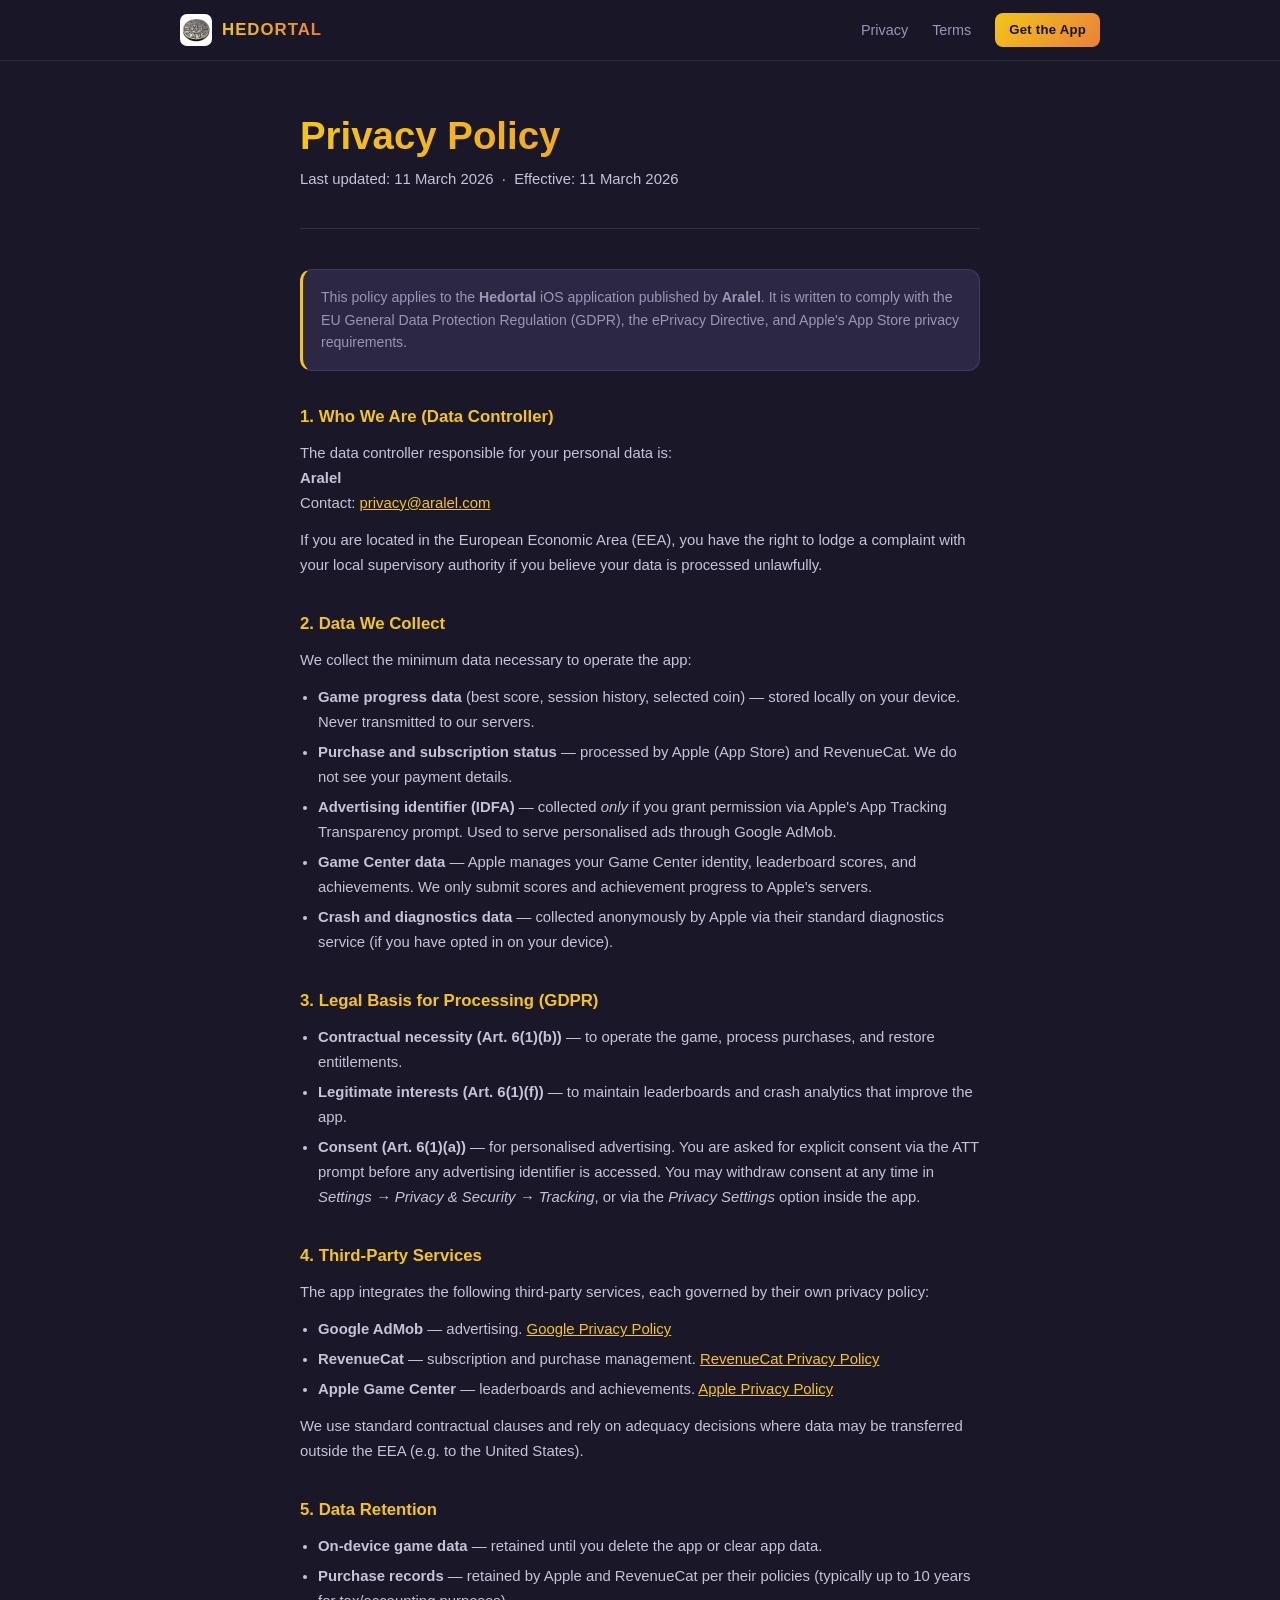
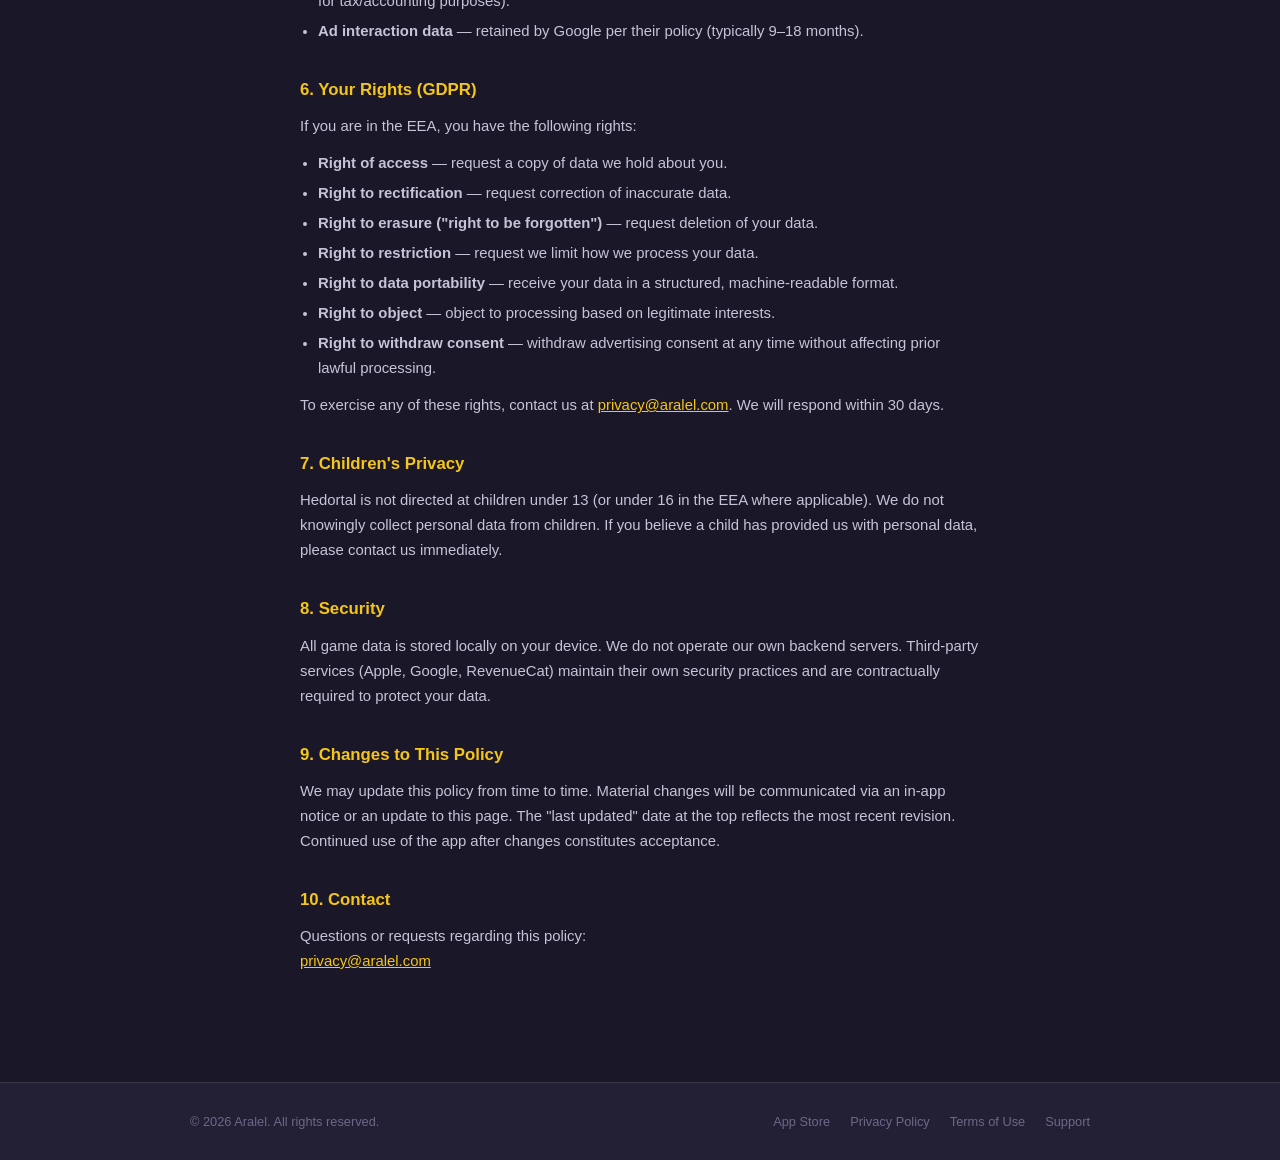
<file: privacy.html>
<!DOCTYPE html>
<html lang="en">
<head>
  <meta charset="UTF-8" />
  <meta name="viewport" content="width=device-width, initial-scale=1.0" />
  <title>Privacy Policy – Hedortal</title>
  <link rel="icon" type="image/png" href="favicon.png" />
  <link rel="apple-touch-icon" href="icon.png" />
  <link rel="stylesheet" href="style.css" />
</head>
<body>

<nav>
  <div class="nav-inner">
    <a class="nav-logo" href="index.html">
      <img src="icon.png" alt="Hedortal" />
      <span>HEDORTAL</span>
    </a>
    <div class="nav-links">
      <a href="privacy.html">Privacy</a>
      <a href="terms.html">Terms</a>
      <a class="nav-app-link" href="https://apps.apple.com/at/app/hedortal/id6759011605" target="_blank" rel="noopener">Get the App</a>
    </div>
  </div>
</nav>

<div class="page-wrap">
  <div class="page-header">
    <h1>Privacy Policy</h1>
    <p>Last updated: 11 March 2026 &nbsp;·&nbsp; Effective: 11 March 2026</p>
  </div>

  <div class="callout">
    This policy applies to the <strong>Hedortal</strong> iOS application published by <strong>Aralel</strong>.
    It is written to comply with the EU General Data Protection Regulation (GDPR), the ePrivacy Directive,
    and Apple's App Store privacy requirements.
  </div>

  <h2>1. Who We Are (Data Controller)</h2>
  <p>
    The data controller responsible for your personal data is:<br />
    <strong>Aralel</strong><br />
    Contact: <a href="mailto:privacy@aralel.com">privacy@aralel.com</a>
  </p>
  <p>
    If you are located in the European Economic Area (EEA), you have the right to lodge a complaint
    with your local supervisory authority if you believe your data is processed unlawfully.
  </p>

  <h2>2. Data We Collect</h2>
  <p>We collect the minimum data necessary to operate the app:</p>
  <ul>
    <li><strong>Game progress data</strong> (best score, session history, selected coin) — stored locally on your device. Never transmitted to our servers.</li>
    <li><strong>Purchase and subscription status</strong> — processed by Apple (App Store) and RevenueCat. We do not see your payment details.</li>
    <li><strong>Advertising identifier (IDFA)</strong> — collected <em>only</em> if you grant permission via Apple's App Tracking Transparency prompt. Used to serve personalised ads through Google AdMob.</li>
    <li><strong>Game Center data</strong> — Apple manages your Game Center identity, leaderboard scores, and achievements. We only submit scores and achievement progress to Apple's servers.</li>
    <li><strong>Crash and diagnostics data</strong> — collected anonymously by Apple via their standard diagnostics service (if you have opted in on your device).</li>
  </ul>

  <h2>3. Legal Basis for Processing (GDPR)</h2>
  <ul>
    <li><strong>Contractual necessity (Art. 6(1)(b))</strong> — to operate the game, process purchases, and restore entitlements.</li>
    <li><strong>Legitimate interests (Art. 6(1)(f))</strong> — to maintain leaderboards and crash analytics that improve the app.</li>
    <li><strong>Consent (Art. 6(1)(a))</strong> — for personalised advertising. You are asked for explicit consent via the ATT prompt before any advertising identifier is accessed. You may withdraw consent at any time in <em>Settings → Privacy & Security → Tracking</em>, or via the <em>Privacy Settings</em> option inside the app.</li>
  </ul>

  <h2>4. Third-Party Services</h2>
  <p>The app integrates the following third-party services, each governed by their own privacy policy:</p>
  <ul>
    <li><strong>Google AdMob</strong> — advertising. <a href="https://policies.google.com/privacy" target="_blank" rel="noopener">Google Privacy Policy</a></li>
    <li><strong>RevenueCat</strong> — subscription and purchase management. <a href="https://www.revenuecat.com/privacy" target="_blank" rel="noopener">RevenueCat Privacy Policy</a></li>
    <li><strong>Apple Game Center</strong> — leaderboards and achievements. <a href="https://www.apple.com/legal/privacy/" target="_blank" rel="noopener">Apple Privacy Policy</a></li>
  </ul>
  <p>
    We use standard contractual clauses and rely on adequacy decisions where data may be transferred
    outside the EEA (e.g. to the United States).
  </p>

  <h2>5. Data Retention</h2>
  <ul>
    <li><strong>On-device game data</strong> — retained until you delete the app or clear app data.</li>
    <li><strong>Purchase records</strong> — retained by Apple and RevenueCat per their policies (typically up to 10 years for tax/accounting purposes).</li>
    <li><strong>Ad interaction data</strong> — retained by Google per their policy (typically 9–18 months).</li>
  </ul>

  <h2>6. Your Rights (GDPR)</h2>
  <p>If you are in the EEA, you have the following rights:</p>
  <ul>
    <li><strong>Right of access</strong> — request a copy of data we hold about you.</li>
    <li><strong>Right to rectification</strong> — request correction of inaccurate data.</li>
    <li><strong>Right to erasure ("right to be forgotten")</strong> — request deletion of your data.</li>
    <li><strong>Right to restriction</strong> — request we limit how we process your data.</li>
    <li><strong>Right to data portability</strong> — receive your data in a structured, machine-readable format.</li>
    <li><strong>Right to object</strong> — object to processing based on legitimate interests.</li>
    <li><strong>Right to withdraw consent</strong> — withdraw advertising consent at any time without affecting prior lawful processing.</li>
  </ul>
  <p>To exercise any of these rights, contact us at <a href="mailto:privacy@aralel.com">privacy@aralel.com</a>. We will respond within 30 days.</p>

  <h2>7. Children's Privacy</h2>
  <p>
    Hedortal is not directed at children under 13 (or under 16 in the EEA where applicable).
    We do not knowingly collect personal data from children. If you believe a child has provided
    us with personal data, please contact us immediately.
  </p>

  <h2>8. Security</h2>
  <p>
    All game data is stored locally on your device. We do not operate our own backend servers.
    Third-party services (Apple, Google, RevenueCat) maintain their own security practices and
    are contractually required to protect your data.
  </p>

  <h2>9. Changes to This Policy</h2>
  <p>
    We may update this policy from time to time. Material changes will be communicated via an
    in-app notice or an update to this page. The "last updated" date at the top reflects the
    most recent revision. Continued use of the app after changes constitutes acceptance.
  </p>

  <h2>10. Contact</h2>
  <p>
    Questions or requests regarding this policy:<br />
    <a href="mailto:privacy@aralel.com">privacy@aralel.com</a>
  </p>
</div>

<footer>
  <div class="footer-inner">
    <span>© 2026 Aralel. All rights reserved.</span>
    <div class="footer-links">
      <a href="https://apps.apple.com/at/app/hedortal/id6759011605" target="_blank" rel="noopener">App Store</a>
      <a href="privacy.html">Privacy Policy</a>
      <a href="terms.html">Terms of Use</a>
      <a href="mailto:support@aralel.com">Support</a>
    </div>
  </div>
</footer>

</body>
</html>
</file>
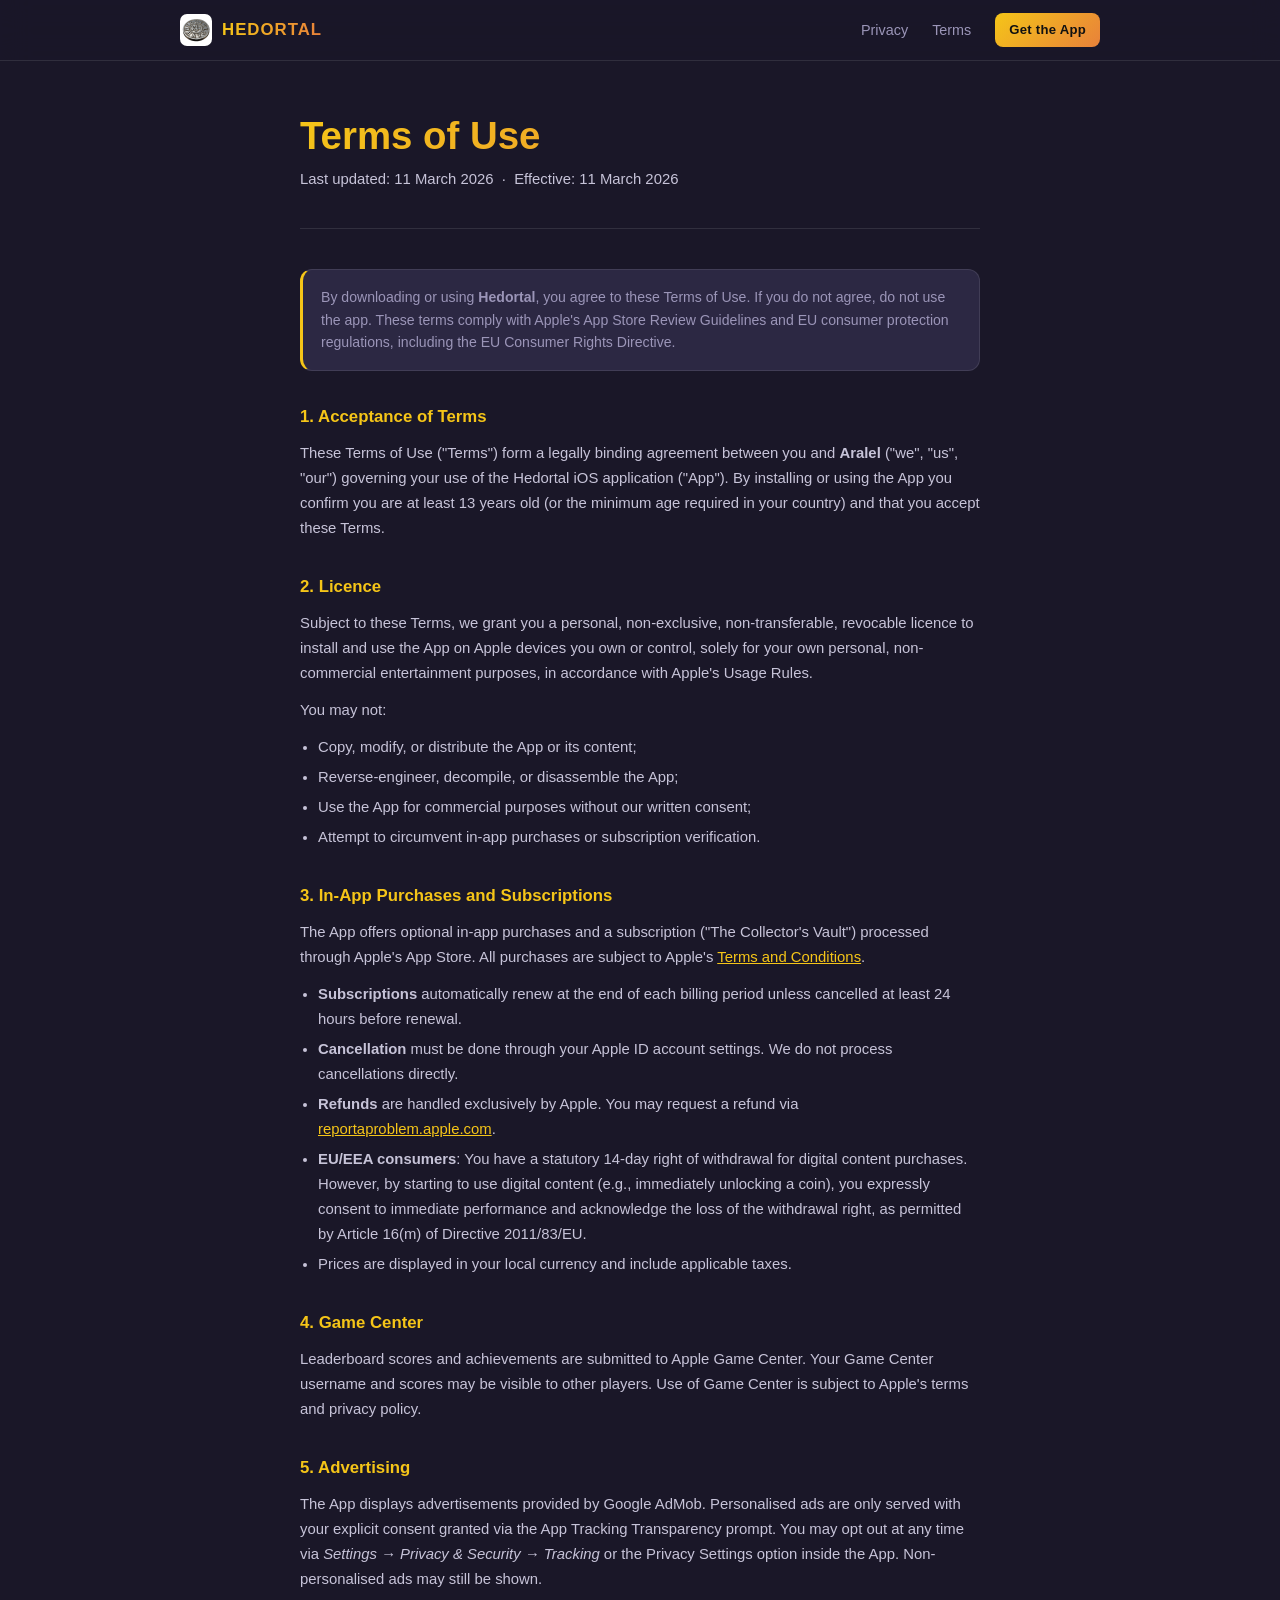
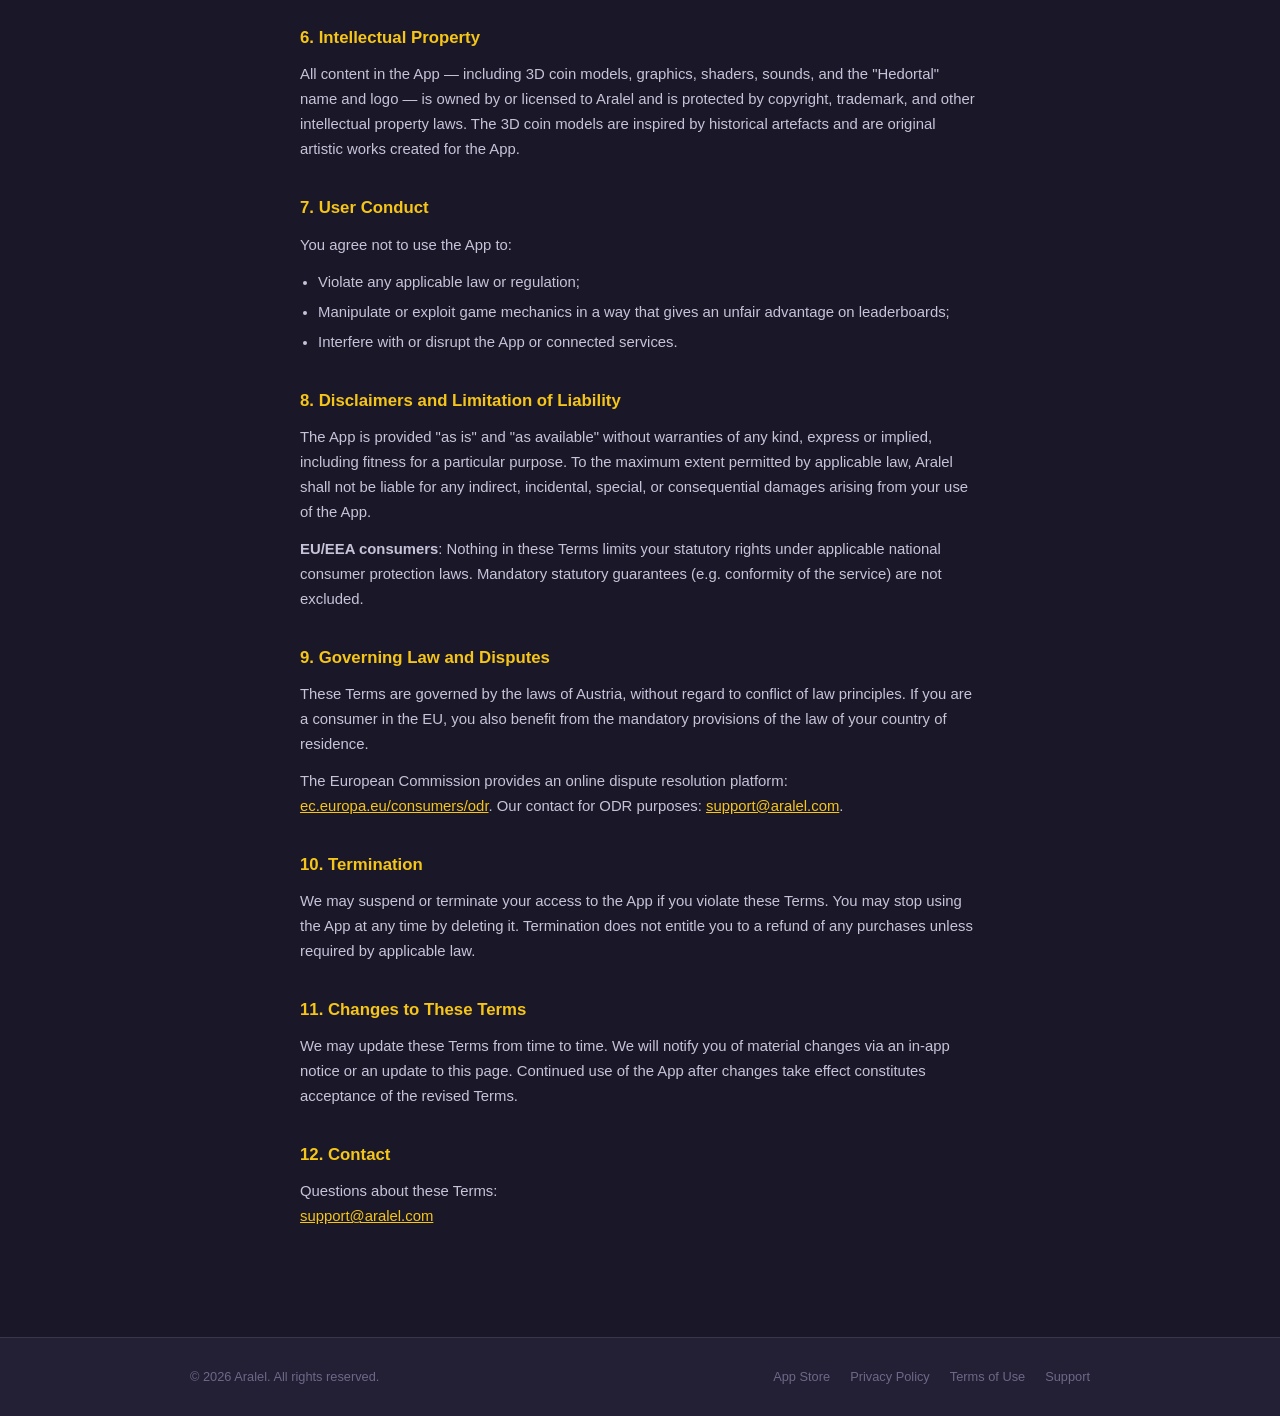
<file: terms.html>
<!DOCTYPE html>
<html lang="en">
<head>
  <meta charset="UTF-8" />
  <meta name="viewport" content="width=device-width, initial-scale=1.0" />
  <title>Terms of Use – Hedortal</title>
  <link rel="icon" type="image/png" href="favicon.png" />
  <link rel="apple-touch-icon" href="icon.png" />
  <link rel="stylesheet" href="style.css" />
</head>
<body>

<nav>
  <div class="nav-inner">
    <a class="nav-logo" href="index.html">
      <img src="icon.png" alt="Hedortal" />
      <span>HEDORTAL</span>
    </a>
    <div class="nav-links">
      <a href="privacy.html">Privacy</a>
      <a href="terms.html">Terms</a>
      <a class="nav-app-link" href="https://apps.apple.com/at/app/hedortal/id6759011605" target="_blank" rel="noopener">Get the App</a>
    </div>
  </div>
</nav>

<div class="page-wrap">
  <div class="page-header">
    <h1>Terms of Use</h1>
    <p>Last updated: 11 March 2026 &nbsp;·&nbsp; Effective: 11 March 2026</p>
  </div>

  <div class="callout">
    By downloading or using <strong>Hedortal</strong>, you agree to these Terms of Use.
    If you do not agree, do not use the app. These terms comply with Apple's App Store
    Review Guidelines and EU consumer protection regulations, including the EU Consumer Rights Directive.
  </div>

  <h2>1. Acceptance of Terms</h2>
  <p>
    These Terms of Use ("Terms") form a legally binding agreement between you and
    <strong>Aralel</strong> ("we", "us", "our") governing your use of the Hedortal iOS application
    ("App"). By installing or using the App you confirm you are at least 13 years old (or the
    minimum age required in your country) and that you accept these Terms.
  </p>

  <h2>2. Licence</h2>
  <p>
    Subject to these Terms, we grant you a personal, non-exclusive, non-transferable, revocable
    licence to install and use the App on Apple devices you own or control, solely for your own
    personal, non-commercial entertainment purposes, in accordance with Apple's Usage Rules.
  </p>
  <p>You may not:</p>
  <ul>
    <li>Copy, modify, or distribute the App or its content;</li>
    <li>Reverse-engineer, decompile, or disassemble the App;</li>
    <li>Use the App for commercial purposes without our written consent;</li>
    <li>Attempt to circumvent in-app purchases or subscription verification.</li>
  </ul>

  <h2>3. In-App Purchases and Subscriptions</h2>
  <p>
    The App offers optional in-app purchases and a subscription ("The Collector's Vault")
    processed through Apple's App Store. All purchases are subject to Apple's
    <a href="https://www.apple.com/legal/internet-services/itunes/us/terms.html" target="_blank" rel="noopener">Terms and Conditions</a>.
  </p>
  <ul>
    <li><strong>Subscriptions</strong> automatically renew at the end of each billing period unless cancelled at least 24 hours before renewal.</li>
    <li><strong>Cancellation</strong> must be done through your Apple ID account settings. We do not process cancellations directly.</li>
    <li><strong>Refunds</strong> are handled exclusively by Apple. You may request a refund via <a href="https://reportaproblem.apple.com" target="_blank" rel="noopener">reportaproblem.apple.com</a>.</li>
    <li><strong>EU/EEA consumers</strong>: You have a statutory 14-day right of withdrawal for digital content purchases. However, by starting to use digital content (e.g., immediately unlocking a coin), you expressly consent to immediate performance and acknowledge the loss of the withdrawal right, as permitted by Article 16(m) of Directive 2011/83/EU.</li>
    <li>Prices are displayed in your local currency and include applicable taxes.</li>
  </ul>

  <h2>4. Game Center</h2>
  <p>
    Leaderboard scores and achievements are submitted to Apple Game Center. Your Game Center
    username and scores may be visible to other players. Use of Game Center is subject to
    Apple's terms and privacy policy.
  </p>

  <h2>5. Advertising</h2>
  <p>
    The App displays advertisements provided by Google AdMob. Personalised ads are only served
    with your explicit consent granted via the App Tracking Transparency prompt. You may opt out
    at any time via <em>Settings → Privacy & Security → Tracking</em> or the Privacy Settings
    option inside the App. Non-personalised ads may still be shown.
  </p>

  <h2>6. Intellectual Property</h2>
  <p>
    All content in the App — including 3D coin models, graphics, shaders, sounds, and the
    "Hedortal" name and logo — is owned by or licensed to Aralel and is protected by copyright,
    trademark, and other intellectual property laws. The 3D coin models are inspired by
    historical artefacts and are original artistic works created for the App.
  </p>

  <h2>7. User Conduct</h2>
  <p>You agree not to use the App to:</p>
  <ul>
    <li>Violate any applicable law or regulation;</li>
    <li>Manipulate or exploit game mechanics in a way that gives an unfair advantage on leaderboards;</li>
    <li>Interfere with or disrupt the App or connected services.</li>
  </ul>

  <h2>8. Disclaimers and Limitation of Liability</h2>
  <p>
    The App is provided "as is" and "as available" without warranties of any kind, express or implied,
    including fitness for a particular purpose. To the maximum extent permitted by applicable law,
    Aralel shall not be liable for any indirect, incidental, special, or consequential damages
    arising from your use of the App.
  </p>
  <p>
    <strong>EU/EEA consumers</strong>: Nothing in these Terms limits your statutory rights under
    applicable national consumer protection laws. Mandatory statutory guarantees (e.g. conformity
    of the service) are not excluded.
  </p>

  <h2>9. Governing Law and Disputes</h2>
  <p>
    These Terms are governed by the laws of Austria, without regard to conflict of law principles.
    If you are a consumer in the EU, you also benefit from the mandatory provisions of the law
    of your country of residence.
  </p>
  <p>
    The European Commission provides an online dispute resolution platform:
    <a href="https://ec.europa.eu/consumers/odr" target="_blank" rel="noopener">ec.europa.eu/consumers/odr</a>.
    Our contact for ODR purposes: <a href="mailto:support@aralel.com">support@aralel.com</a>.
  </p>

  <h2>10. Termination</h2>
  <p>
    We may suspend or terminate your access to the App if you violate these Terms. You may stop
    using the App at any time by deleting it. Termination does not entitle you to a refund of
    any purchases unless required by applicable law.
  </p>

  <h2>11. Changes to These Terms</h2>
  <p>
    We may update these Terms from time to time. We will notify you of material changes via an
    in-app notice or an update to this page. Continued use of the App after changes take effect
    constitutes acceptance of the revised Terms.
  </p>

  <h2>12. Contact</h2>
  <p>
    Questions about these Terms:<br />
    <a href="mailto:support@aralel.com">support@aralel.com</a>
  </p>
</div>

<footer>
  <div class="footer-inner">
    <span>© 2026 Aralel. All rights reserved.</span>
    <div class="footer-links">
      <a href="https://apps.apple.com/at/app/hedortal/id6759011605" target="_blank" rel="noopener">App Store</a>
      <a href="privacy.html">Privacy Policy</a>
      <a href="terms.html">Terms of Use</a>
      <a href="mailto:support@aralel.com">Support</a>
    </div>
  </div>
</footer>

</body>
</html>
</file>
<file: style.css>
/* ── Hedortal website – shared styles ── */

*, *::before, *::after { box-sizing: border-box; margin: 0; padding: 0; }

:root {
  --bg:       #1a1728;
  --bg2:      #231f35;
  --bg3:      #2c2843;
  --yellow:   #f5c518;
  --orange:   #e8813a;
  --text:     #ede9ff;
  --muted:    #9b95b8;
  --faint:    #6e6888;
  --border:   rgba(255,255,255,0.10);
  --radius:   20px;
  --shadow:   0 4px 24px rgba(0,0,0,0.28);
}

html { scroll-behavior: smooth; }

body {
  background: var(--bg);
  color: var(--text);
  font-family: -apple-system, BlinkMacSystemFont, "Segoe UI", Helvetica, Arial, sans-serif;
  line-height: 1.68;
  min-height: 100vh;
  -webkit-font-smoothing: antialiased;
}

/* ── UTILITY ── */
.container {
  width: 100%;
  max-width: 900px;
  margin: 0 auto;
  padding: 0 20px;
}

/* ── NAV ── */
nav {
  position: sticky;
  top: 0;
  z-index: 200;
  background: rgba(26,23,40,0.88);
  backdrop-filter: blur(14px);
  -webkit-backdrop-filter: blur(14px);
  border-bottom: 1px solid var(--border);
}
.nav-inner {
  display: flex;
  align-items: center;
  justify-content: space-between;
  height: 60px;
  padding: 0 20px;
  max-width: 960px;
  margin: 0 auto;
}
.nav-logo {
  display: flex;
  align-items: center;
  gap: 10px;
  text-decoration: none;
  flex-shrink: 0;
}
.nav-logo img {
  width: 32px;
  height: 32px;
  border-radius: 7px;
}
.nav-logo span {
  font-size: 1.05rem;
  font-weight: 800;
  letter-spacing: 0.06em;
  background: linear-gradient(90deg, var(--yellow), var(--orange));
  -webkit-background-clip: text;
  -webkit-text-fill-color: transparent;
  background-clip: text;
}
.nav-links {
  display: flex;
  gap: 24px;
  align-items: center;
}
.nav-links a {
  color: var(--muted);
  text-decoration: none;
  font-size: 0.9rem;
  font-weight: 500;
  transition: color .18s;
  white-space: nowrap;
}
.nav-links a:hover { color: var(--text); }
.nav-links .nav-app-link {
  background: linear-gradient(135deg, var(--yellow), var(--orange));
  color: #111 !important;
  -webkit-text-fill-color: #111;
  padding: 6px 14px;
  border-radius: 8px;
  font-weight: 700;
  font-size: 0.82rem;
  letter-spacing: 0.02em;
  transition: opacity .18s, transform .18s;
}
.nav-links .nav-app-link:hover { opacity: 0.88; transform: scale(1.03); color: #111 !important; }

/* ── HERO ── */
.hero {
  text-align: center;
  padding: 72px 20px 64px;
  position: relative;
  overflow: hidden;
}
.hero::before {
  content: '';
  position: absolute;
  inset: 0;
  background: radial-gradient(ellipse 90% 55% at 50% -10%,
    rgba(245,197,24,0.11) 0%, transparent 68%);
  pointer-events: none;
}
.hero-icon {
  width: 108px;
  height: 108px;
  border-radius: 24px;
  box-shadow: 0 0 48px rgba(245,197,24,0.22), var(--shadow);
  margin-bottom: 28px;
}
.hero h1 {
  font-size: clamp(2rem, 7vw, 3.6rem);
  font-weight: 900;
  letter-spacing: -0.02em;
  line-height: 1.15;
  background: linear-gradient(135deg, var(--yellow) 0%, var(--orange) 100%);
  -webkit-background-clip: text;
  -webkit-text-fill-color: transparent;
  background-clip: text;
  margin-bottom: 14px;
}
.hero p {
  font-size: clamp(1rem, 2.5vw, 1.15rem);
  color: var(--muted);
  max-width: 480px;
  margin: 0 auto 40px;
}
.app-store-btn {
  display: inline-block;
  transition: opacity .18s, transform .18s;
}
.app-store-btn:hover  { opacity: 0.82; transform: scale(1.04); }
.app-store-btn:active { opacity: 0.7;  transform: scale(0.98); }
.app-store-btn img    { height: 52px; }

/* ── FEATURES ── */
.features {
  padding: 60px 20px 72px;
}
.features-grid {
  display: grid;
  grid-template-columns: repeat(2, 1fr);
  gap: 16px;
  max-width: 860px;
  margin: 0 auto;
}
.feature-card {
  background: var(--bg2);
  border: 1px solid var(--border);
  border-radius: var(--radius);
  padding: 26px 22px;
  transition: border-color .2s;
}
.feature-card:hover { border-color: rgba(245,197,24,0.25); }
.feature-card .icon { font-size: 1.9rem; margin-bottom: 12px; line-height: 1; }
.feature-card h3 { font-size: 1rem; font-weight: 700; margin-bottom: 6px; }
.feature-card p  { font-size: 0.875rem; color: var(--muted); line-height: 1.6; }

/* ── COINS GALLERY ── */
.coins-section {
  padding: 0 20px 72px;
}
.coins-section h2 {
  text-align: center;
  font-size: clamp(1.3rem, 4vw, 1.8rem);
  font-weight: 800;
  margin-bottom: 8px;
  background: linear-gradient(135deg, var(--yellow), var(--orange));
  -webkit-background-clip: text;
  -webkit-text-fill-color: transparent;
  background-clip: text;
}
.coins-section .section-sub {
  text-align: center;
  color: var(--muted);
  font-size: 0.9rem;
  margin-bottom: 32px;
}
.coins-grid {
  display: grid;
  grid-template-columns: repeat(auto-fill, minmax(150px, 1fr));
  gap: 14px;
  max-width: 860px;
  margin: 0 auto;
}
.coin-card {
  background: var(--bg2);
  border: 1px solid var(--border);
  border-radius: 16px;
  overflow: hidden;
  transition: border-color .2s, transform .2s;
}
.coin-card:hover {
  border-color: rgba(245,197,24,0.3);
  transform: translateY(-3px);
}
.coin-card img {
  width: 100%;
  aspect-ratio: 1 / 1;
  object-fit: cover;
  display: block;
  background: var(--bg3);
}
.coin-card-label {
  padding: 10px 10px 12px;
  font-size: 0.78rem;
  font-weight: 600;
  color: var(--muted);
  line-height: 1.3;
  text-align: center;
}

/* ── FOOTER ── */
footer {
  border-top: 1px solid var(--border);
  padding: 28px 20px;
  background: var(--bg2);
}
.footer-inner {
  max-width: 900px;
  margin: 0 auto;
  display: flex;
  flex-wrap: wrap;
  gap: 12px 24px;
  justify-content: space-between;
  align-items: center;
  font-size: 0.8rem;
  color: var(--faint);
}
.footer-links { display: flex; flex-wrap: wrap; gap: 8px 20px; }
footer a { color: var(--faint); text-decoration: none; transition: color .18s; }
footer a:hover { color: var(--muted); }

/* ── LEGAL PAGES ── */
.page-wrap {
  max-width: 720px;
  margin: 0 auto;
  padding: 52px 20px 96px;
}
.page-header {
  margin-bottom: 40px;
  padding-bottom: 24px;
  border-bottom: 1px solid var(--border);
}
.page-header h1 {
  font-size: clamp(1.8rem, 5vw, 2.4rem);
  font-weight: 900;
  background: linear-gradient(135deg, var(--yellow), var(--orange));
  -webkit-background-clip: text;
  -webkit-text-fill-color: transparent;
  background-clip: text;
  margin-bottom: 8px;
  line-height: 1.2;
}
.page-header p { color: var(--muted); font-size: 0.875rem; }

.page-wrap h2 {
  font-size: 1.05rem;
  font-weight: 700;
  color: var(--yellow);
  margin: 32px 0 10px;
}
.page-wrap p {
  color: rgba(237,233,255,0.82);
  margin-bottom: 12px;
  font-size: 0.93rem;
}
.page-wrap ul {
  margin: 0 0 12px 18px;
  color: rgba(237,233,255,0.82);
  font-size: 0.93rem;
}
.page-wrap ul li { margin-bottom: 5px; }
.page-wrap a { color: var(--yellow); }
.page-wrap a:hover { color: var(--orange); }

.callout {
  background: var(--bg3);
  border: 1px solid var(--border);
  border-left: 3px solid var(--yellow);
  border-radius: 12px;
  padding: 16px 18px;
  margin: 20px 0 28px;
  font-size: 0.88rem;
  color: var(--muted);
  line-height: 1.6;
}

/* ── MOBILE ── */
@media (max-width: 580px) {
  .hero { padding: 52px 16px 48px; }
  .hero-icon { width: 88px; height: 88px; border-radius: 20px; }
  .app-store-btn img { height: 46px; }

  .features { padding: 40px 16px 56px; }
  .features-grid { grid-template-columns: 1fr; gap: 12px; }

  .coins-section { padding: 0 16px 56px; }
  .coins-grid { grid-template-columns: repeat(3, 1fr); gap: 10px; }

  .footer-inner { flex-direction: column; text-align: center; }
  .footer-links { justify-content: center; }

  .page-wrap { padding: 36px 16px 72px; }
}

@media (min-width: 581px) and (max-width: 760px) {
  .features-grid { grid-template-columns: 1fr 1fr; gap: 14px; }
}

.hidden {
  display: none;
}
</file>
